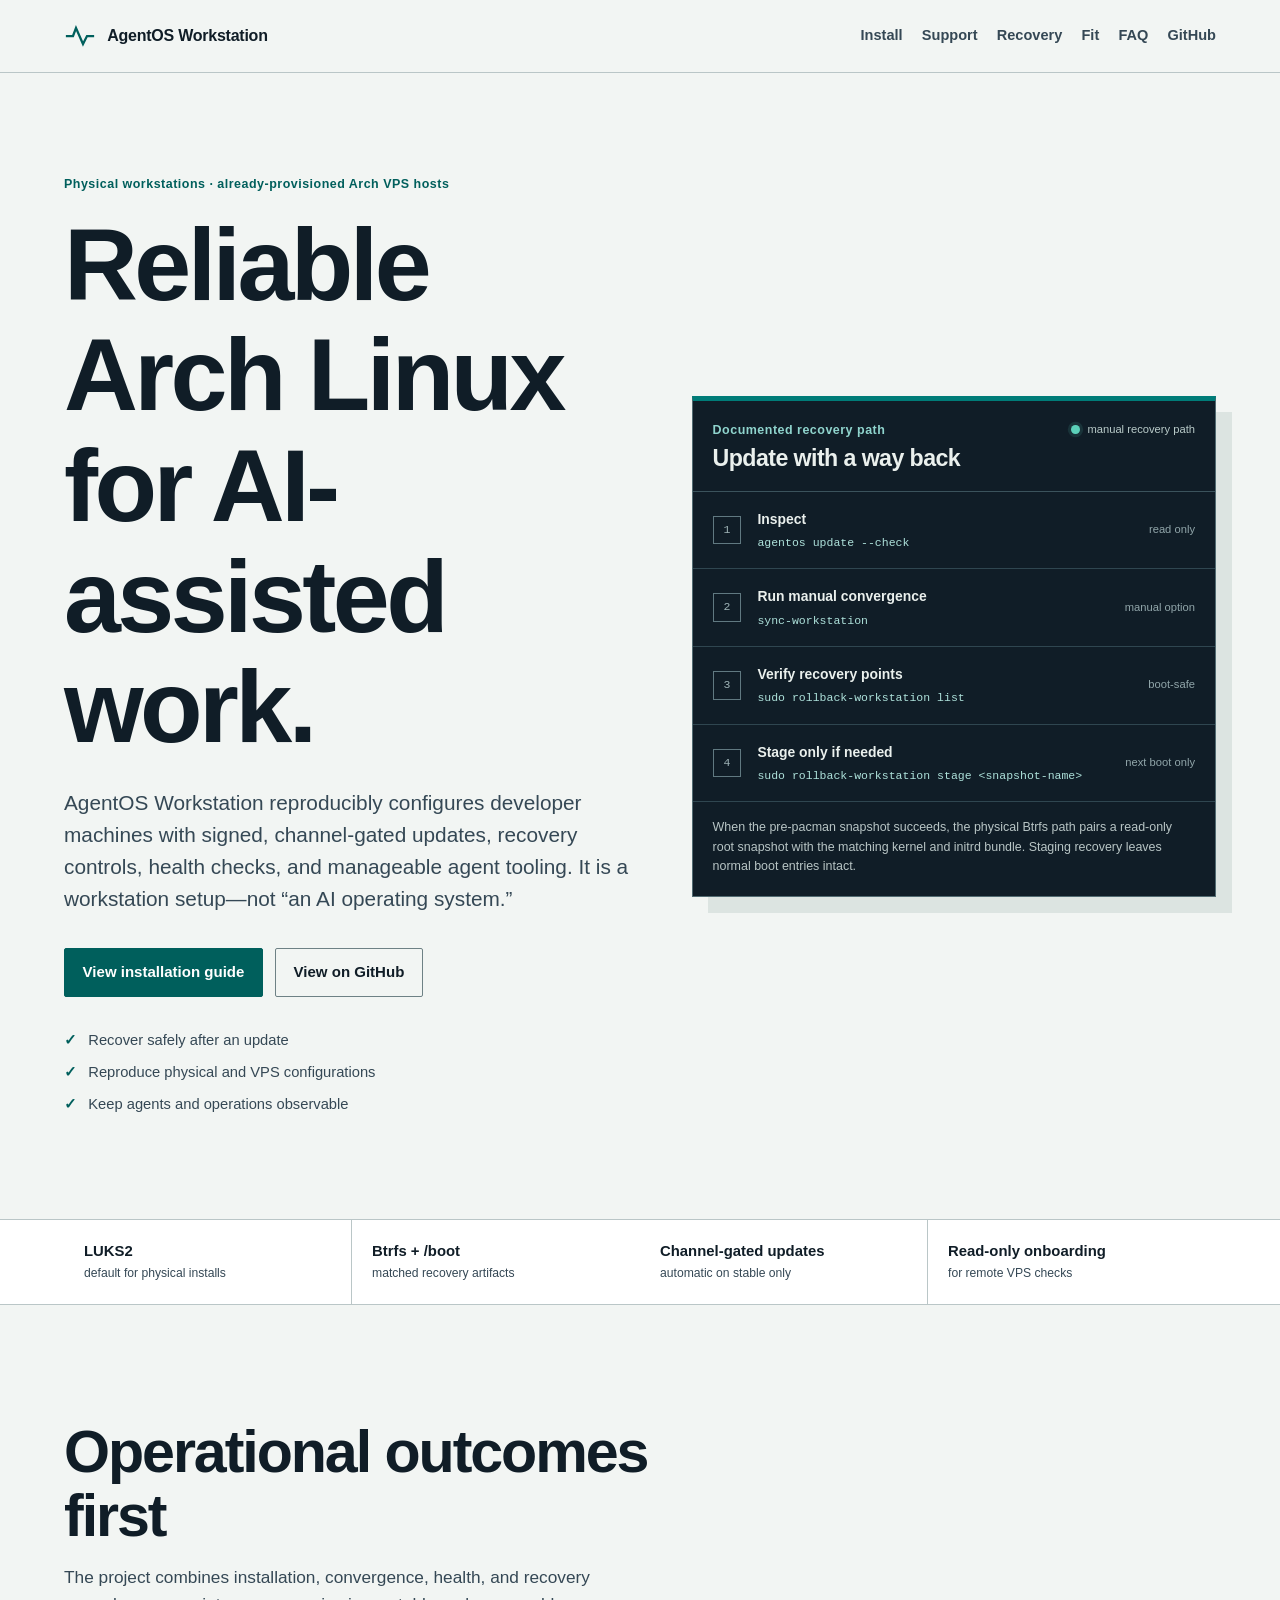
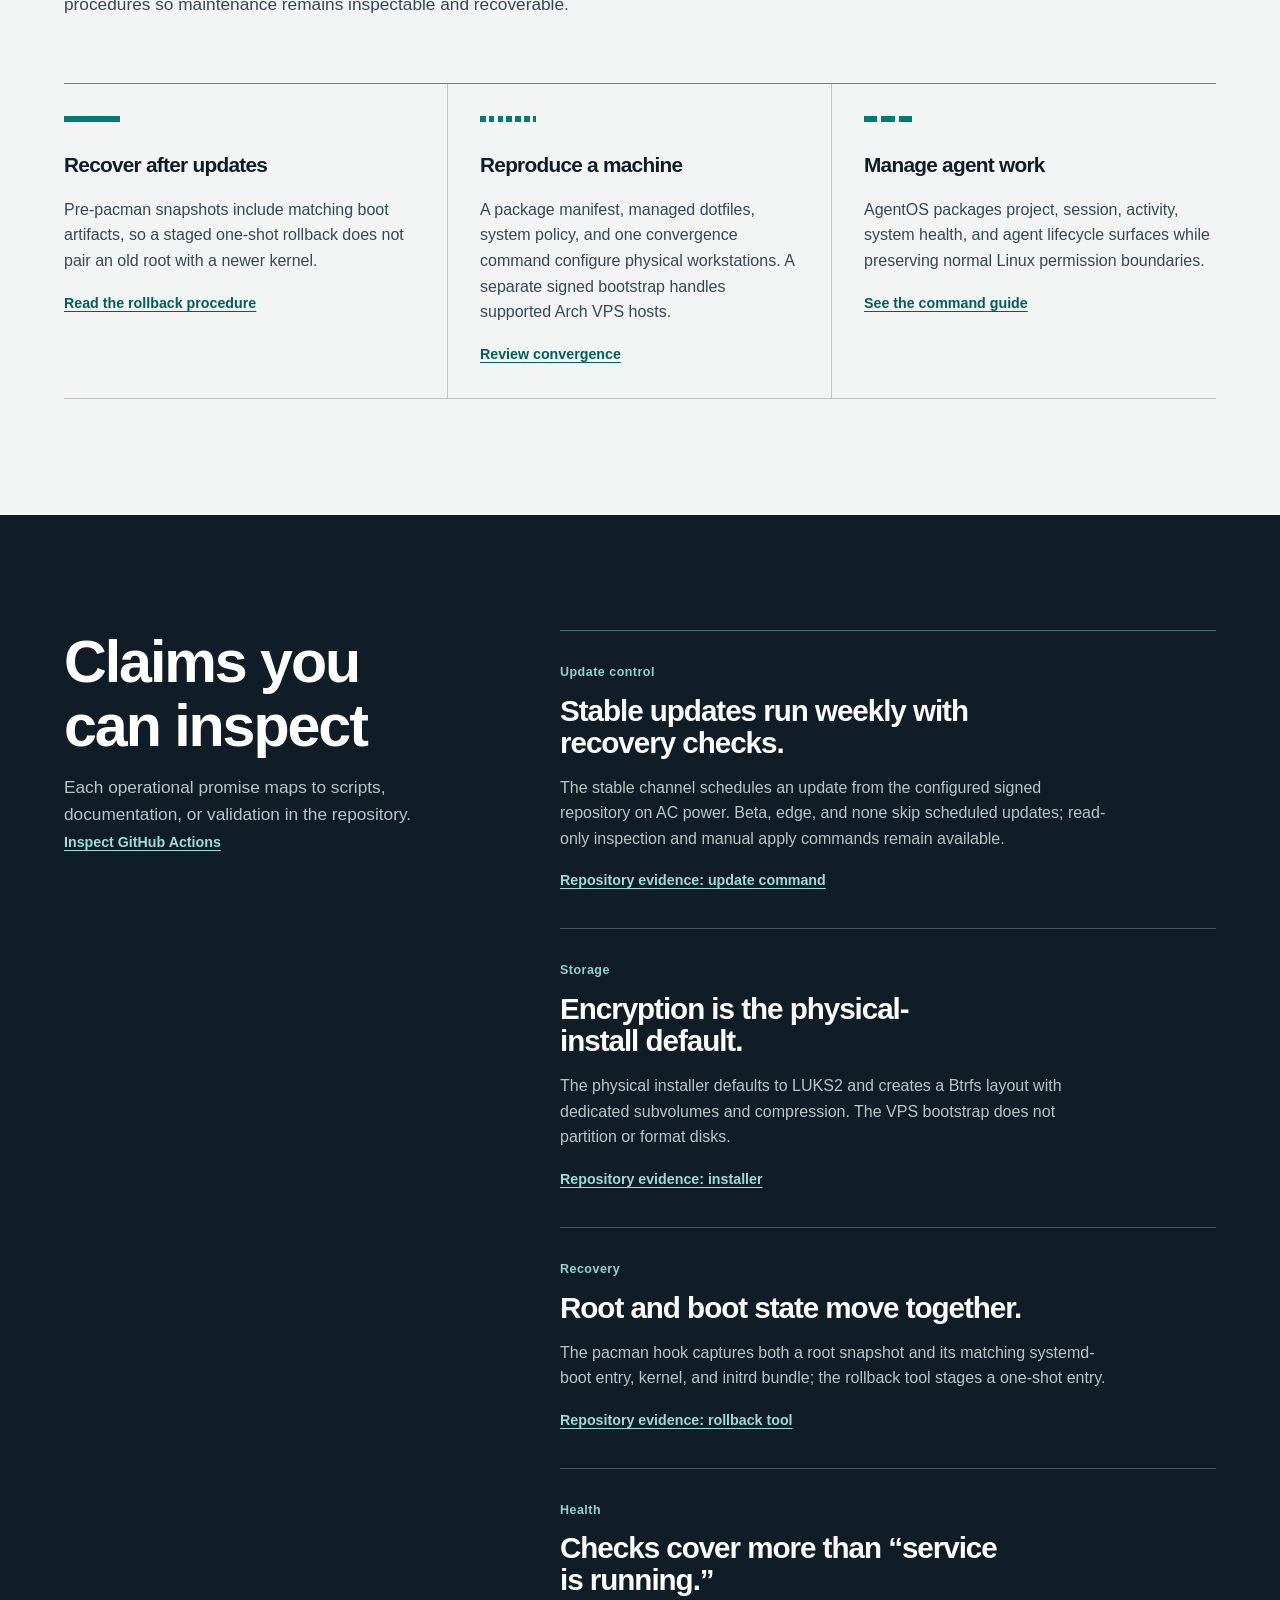
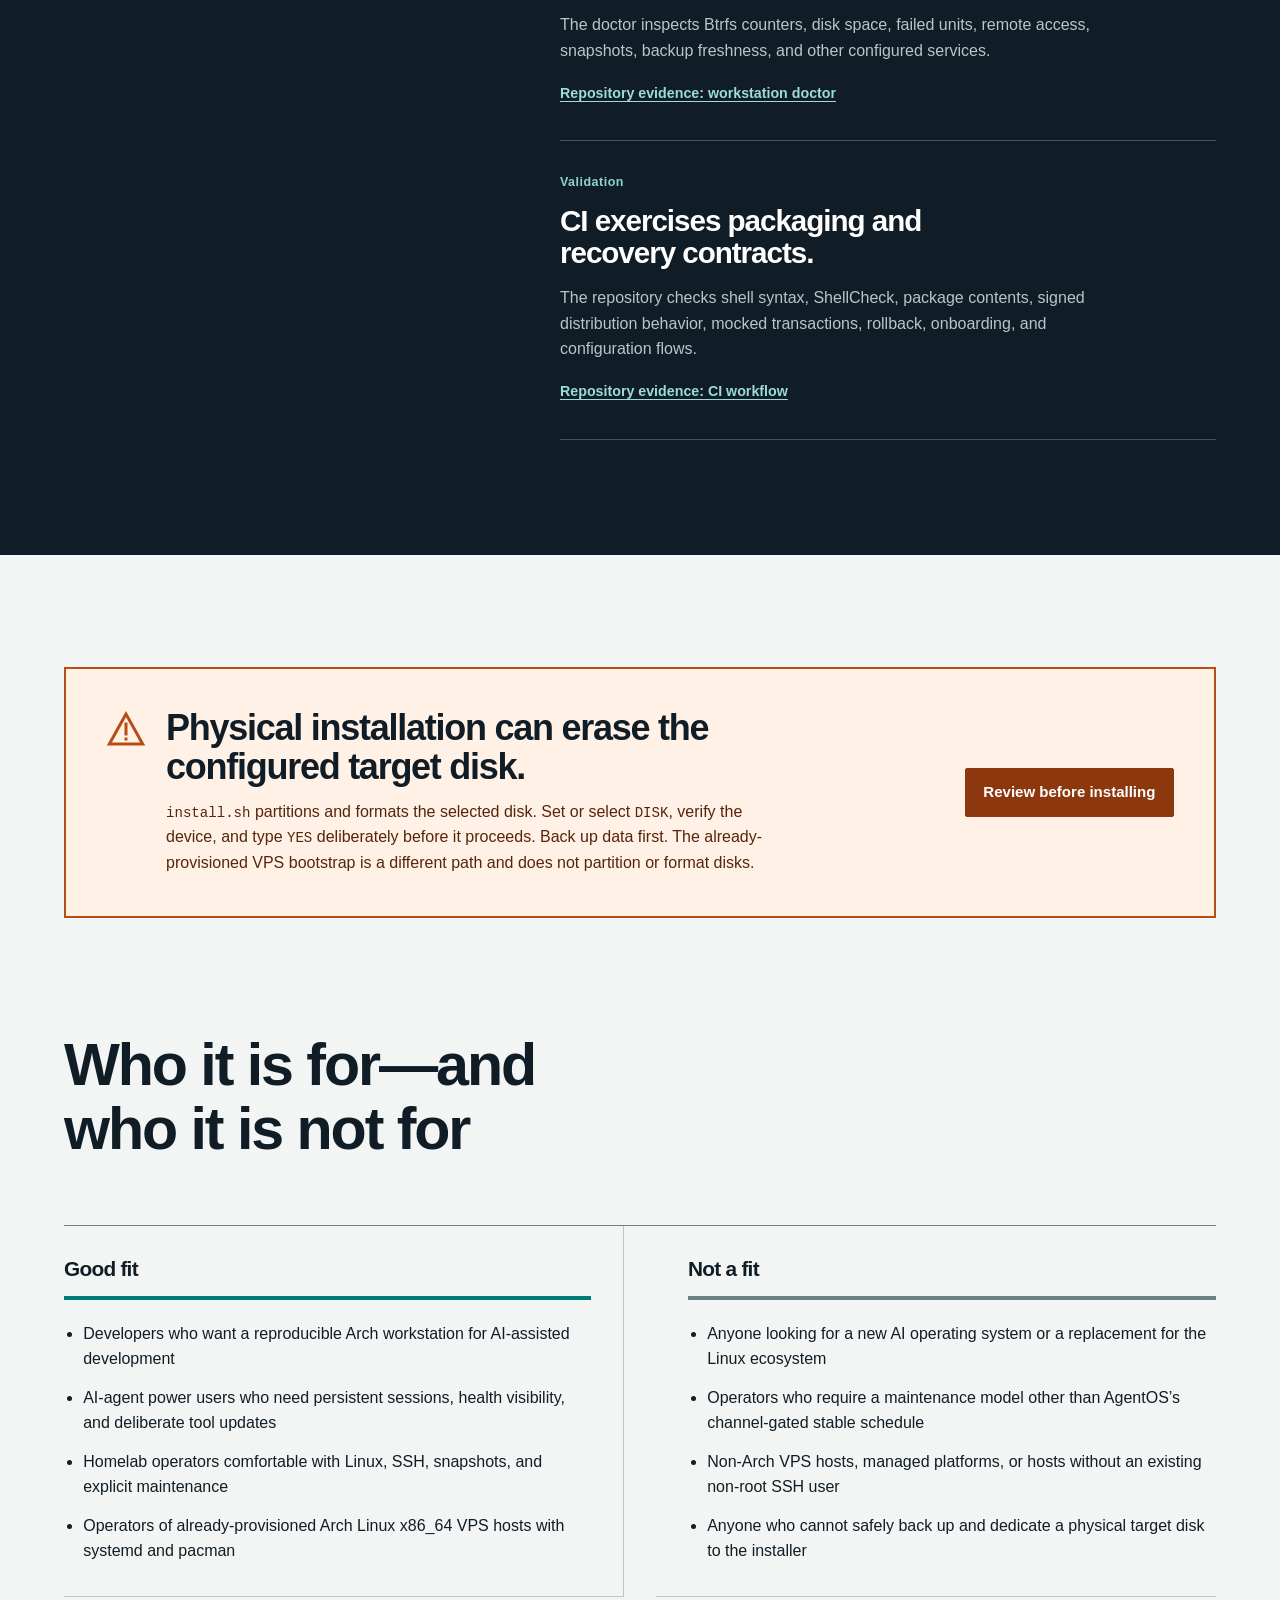
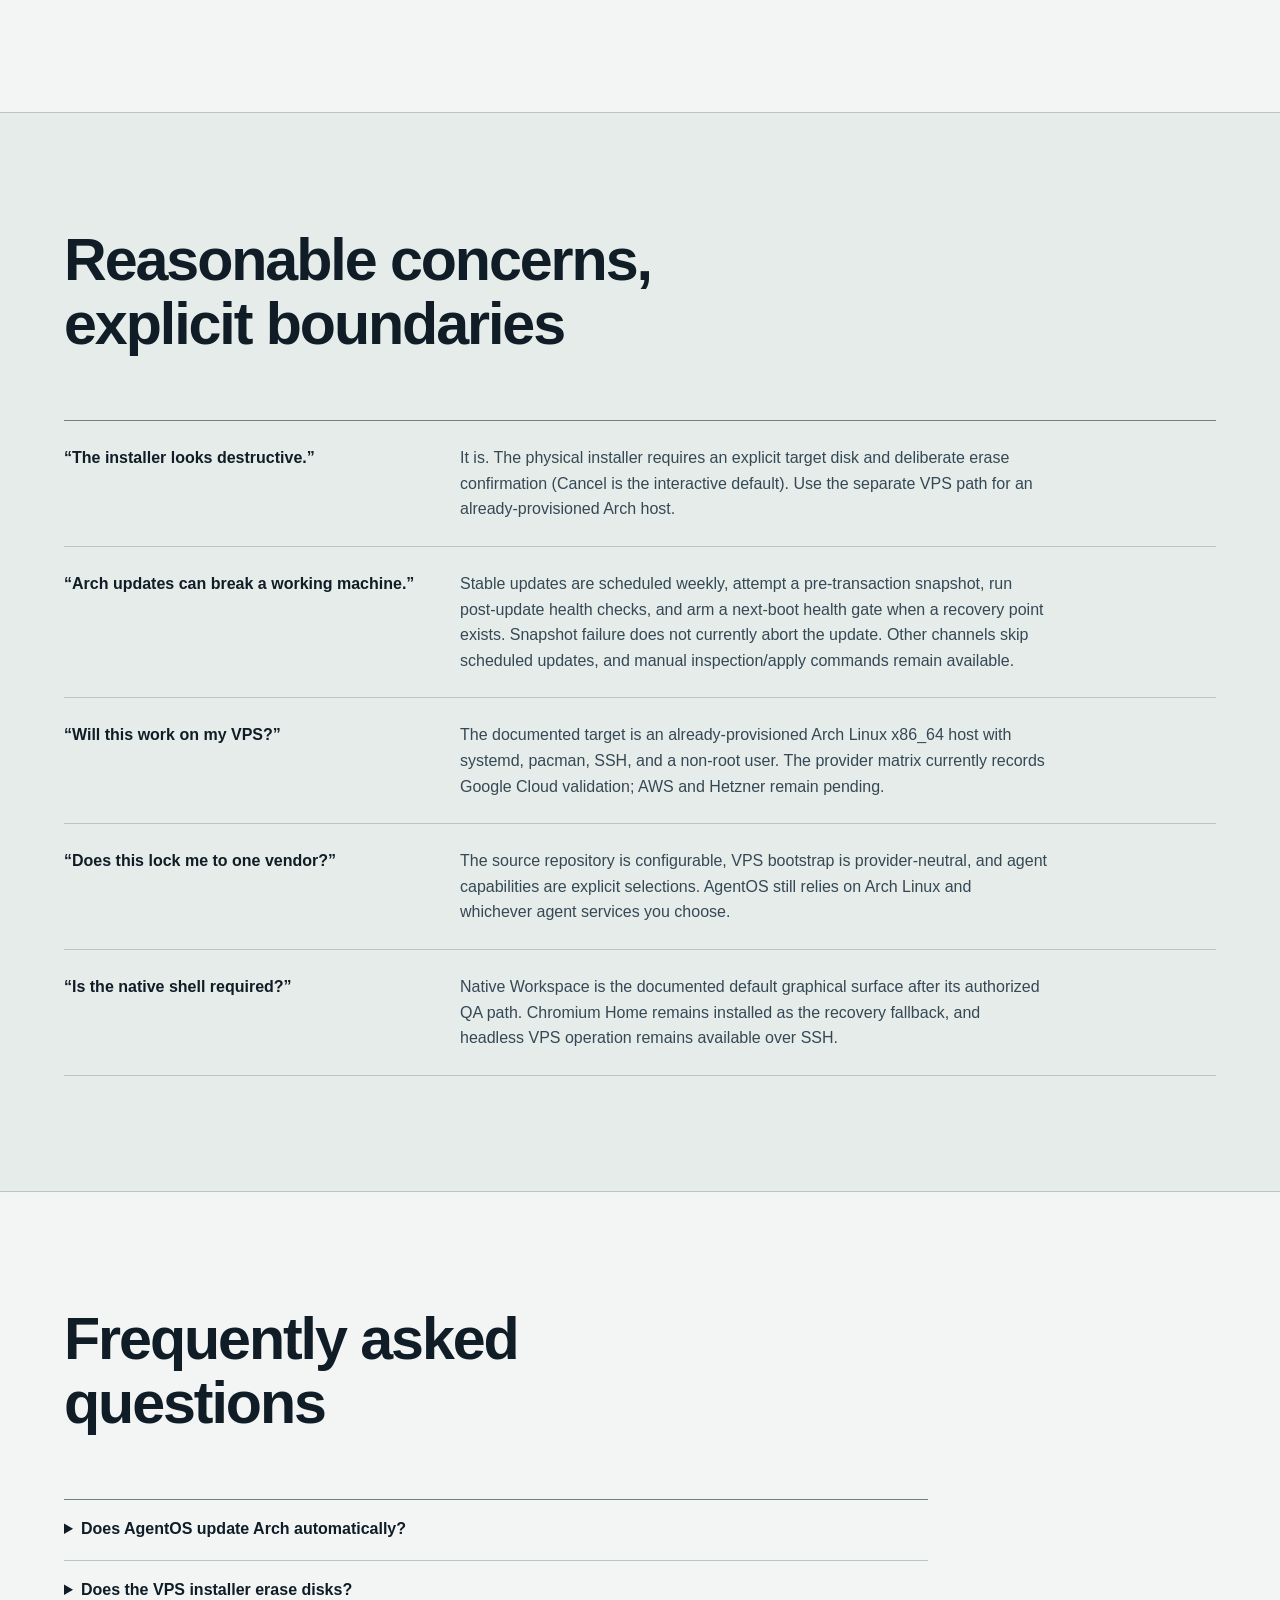
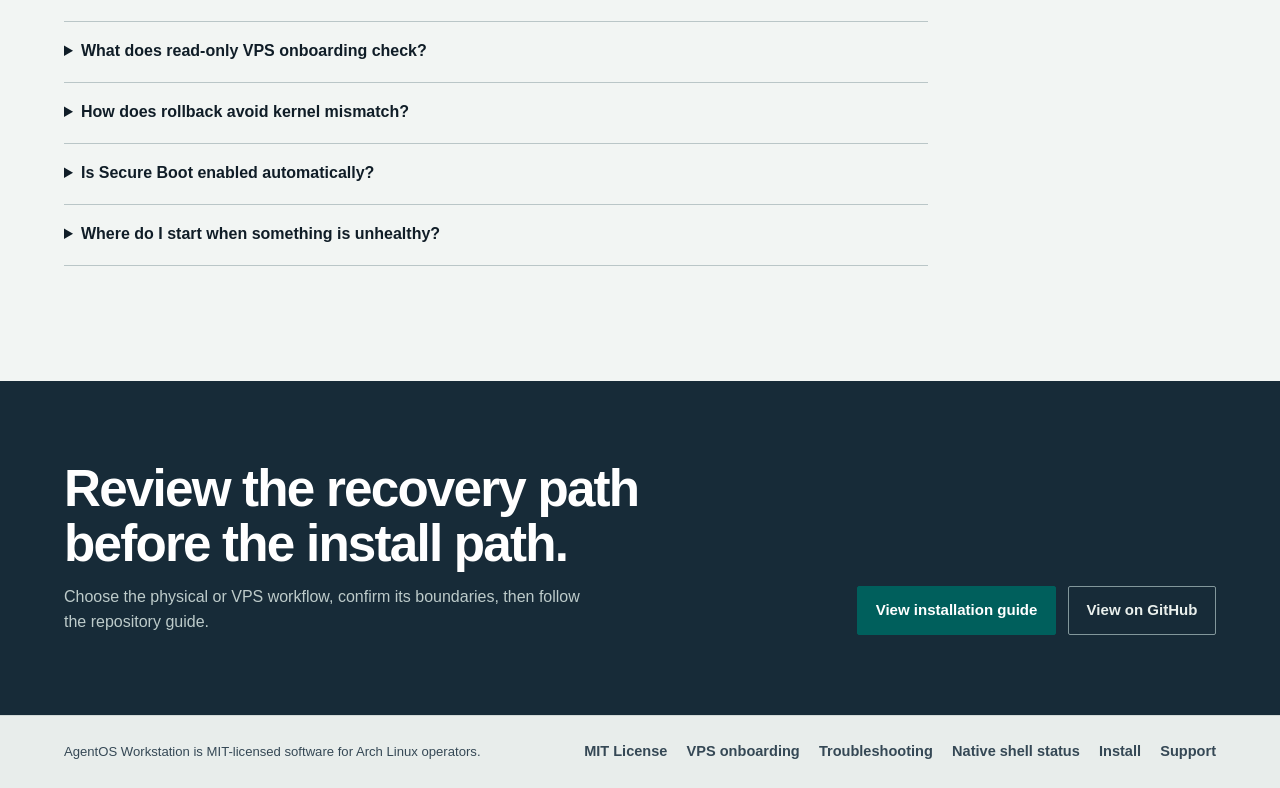
<file: site/index.html>
<!doctype html>
<html lang="en">
<head>
  <meta charset="utf-8">
  <meta name="viewport" content="width=device-width, initial-scale=1">
  <title>AgentOS Workstation | Arch Linux Setup &amp; Recovery</title>
  <meta name="description" content="Build and operate an Arch Linux workstation or VPS with encrypted storage, boot-safe Btrfs rollback, guarded updates, health checks, and agent tooling.">
  <meta name="theme-color" content="#101d27">
  <meta name="color-scheme" content="light">
  <meta name="referrer" content="strict-origin-when-cross-origin">
  <link rel="canonical" href="https://oleg-koval.github.io/agentos/">
  <link rel="icon" href="og-agentos.svg" type="image/svg+xml">
  <link rel="stylesheet" href="styles.css">
  <meta property="og:type" content="website">
  <meta property="og:site_name" content="AgentOS Workstation">
  <meta property="og:title" content="AgentOS Workstation | Arch Linux Setup &amp; Recovery">
  <meta property="og:description" content="A reproducible Arch Linux setup for reliable AI-assisted development and operations on physical machines and VPS hosts.">
  <meta property="og:url" content="https://oleg-koval.github.io/agentos/">
  <meta property="og:image" content="https://oleg-koval.github.io/agentos/og-agentos.png">
  <meta property="og:image:type" content="image/png">
  <meta property="og:image:width" content="1200">
  <meta property="og:image:height" content="630">
  <meta property="og:image:alt" content="AgentOS Workstation update and recovery workflow">
  <meta name="twitter:card" content="summary_large_image">
  <meta name="twitter:title" content="AgentOS Workstation | Arch Linux Setup &amp; Recovery">
  <meta name="twitter:description" content="Reproducible Arch workstations and VPS hosts with signed updates, recovery controls, and agent tooling.">
  <meta name="twitter:image" content="https://oleg-koval.github.io/agentos/og-agentos.png">
  <meta name="twitter:image:alt" content="AgentOS Workstation update and recovery workflow">
  <script type="application/ld+json">
  {
    "@context": "https://schema.org",
    "@type": "SoftwareApplication",
    "name": "AgentOS Workstation",
    "description": "A reproducible Arch Linux workstation and VPS setup for reliable AI-assisted development and operations.",
    "url": "https://oleg-koval.github.io/agentos/",
    "codeRepository": "https://github.com/oleg-koval/agentos",
    "applicationCategory": "DeveloperApplication",
    "operatingSystem": "Arch Linux",
    "license": "https://github.com/oleg-koval/agentos/blob/main/LICENSE"
  }
  </script>
</head>
<body>
  <a class="skip-link" href="#main">Skip to main content</a>
  <header class="site-header">
    <div class="shell header-inner">
      <a class="brand" href="/agentos-workstation/" aria-label="AgentOS Workstation home">
        <svg class="brand-mark" viewBox="0 0 32 32" aria-hidden="true">
          <path d="M3 16h6l3-8 7 16 4-8h6"/>
        </svg>
        <span>AgentOS Workstation</span>
      </a>
      <nav aria-label="Main navigation">
        <a href="install.html">Install</a>
        <a href="support.html">Support</a>
        <a href="#recovery">Recovery</a>
        <a href="#fit">Fit</a>
        <a href="#faq">FAQ</a>
        <a href="https://github.com/oleg-koval/agentos">GitHub</a>
      </nav>
    </div>
  </header>

  <main id="main">
    <section class="hero shell" aria-labelledby="hero-title">
      <div class="hero-copy">
        <p class="context-line">Physical workstations · already-provisioned Arch VPS hosts</p>
        <h1 id="hero-title">Reliable Arch Linux for AI-assisted work.</h1>
        <p class="hero-summary">AgentOS Workstation reproducibly configures developer machines with signed, channel-gated updates, recovery controls, health checks, and manageable agent tooling. It is a workstation setup—not “an AI operating system.”</p>
        <div class="hero-actions">
          <a class="button button-primary" href="install.html">View installation guide</a>
          <a class="button button-secondary" href="https://github.com/oleg-koval/agentos">View on GitHub</a>
        </div>
        <ul class="outcome-list" aria-label="Core outcomes">
          <li><span aria-hidden="true">✓</span> Recover safely after an update</li>
          <li><span aria-hidden="true">✓</span> Reproduce physical and VPS configurations</li>
          <li><span aria-hidden="true">✓</span> Keep agents and operations observable</li>
        </ul>
      </div>

      <figure class="workflow" id="recovery" aria-labelledby="workflow-title">
        <div class="workflow-head">
          <div>
            <p>Documented recovery path</p>
            <h2 id="workflow-title">Update with a way back</h2>
          </div>
          <span class="system-state"><i aria-hidden="true"></i> manual recovery path</span>
        </div>
        <ol class="workflow-steps">
          <li>
            <span class="step-number">1</span>
            <div><strong>Inspect</strong><code>agentos update --check</code></div>
            <span class="step-state">read only</span>
          </li>
          <li>
            <span class="step-number">2</span>
            <div><strong>Run manual convergence</strong><code>sync-workstation</code></div>
            <span class="step-state">manual option</span>
          </li>
          <li>
            <span class="step-number">3</span>
            <div><strong>Verify recovery points</strong><code>sudo rollback-workstation list</code></div>
            <span class="step-state">boot-safe</span>
          </li>
          <li>
            <span class="step-number">4</span>
            <div><strong>Stage only if needed</strong><code>sudo rollback-workstation stage &lt;snapshot-name&gt;</code></div>
            <span class="step-state">next boot only</span>
          </li>
        </ol>
        <figcaption>When the pre-pacman snapshot succeeds, the physical Btrfs path pairs a read-only root snapshot with the matching kernel and initrd bundle. Staging recovery leaves normal boot entries intact.</figcaption>
      </figure>
    </section>

    <section class="evidence-bar" aria-label="Repository-backed evidence">
      <div class="shell evidence-grid">
        <p><strong>LUKS2</strong><span>default for physical installs</span></p>
        <p><strong>Btrfs + /boot</strong><span>matched recovery artifacts</span></p>
        <p><strong>Channel-gated updates</strong><span>automatic on stable only</span></p>
        <p><strong>Read-only onboarding</strong><span>for remote VPS checks</span></p>
      </div>
    </section>

    <section class="section shell" aria-labelledby="outcomes-title">
      <div class="section-heading">
        <h2 id="outcomes-title">Operational outcomes first</h2>
        <p>The project combines installation, convergence, health, and recovery procedures so maintenance remains inspectable and recoverable.</p>
      </div>
      <div class="outcome-grid">
        <article>
          <span class="signal signal-recovery" aria-hidden="true"></span>
          <h3>Recover after updates</h3>
          <p>Pre-pacman snapshots include matching boot artifacts, so a staged one-shot rollback does not pair an old root with a newer kernel.</p>
          <a href="https://github.com/oleg-koval/agentos#btrfs-snapshots-and-boot-consistent-rollback">Read the rollback procedure</a>
        </article>
        <article>
          <span class="signal signal-config" aria-hidden="true"></span>
          <h3>Reproduce a machine</h3>
          <p>A package manifest, managed dotfiles, system policy, and one convergence command configure physical workstations. A separate signed bootstrap handles supported Arch VPS hosts.</p>
          <a href="https://github.com/oleg-koval/agentos#ongoing-convergence">Review convergence</a>
        </article>
        <article>
          <span class="signal signal-agents" aria-hidden="true"></span>
          <h3>Manage agent work</h3>
          <p>AgentOS packages project, session, activity, system health, and agent lifecycle surfaces while preserving normal Linux permission boundaries.</p>
          <a href="https://github.com/oleg-koval/agentos/blob/main/docs/help.md">See the command guide</a>
        </article>
      </div>
    </section>

    <section class="section proof-section" aria-labelledby="proof-title">
      <div class="shell proof-layout">
        <div class="section-heading sticky-heading">
          <h2 id="proof-title">Claims you can inspect</h2>
          <p>Each operational promise maps to scripts, documentation, or validation in the repository.</p>
          <a class="text-link" href="https://github.com/oleg-koval/agentos/actions">Inspect GitHub Actions</a>
        </div>
        <div class="proof-list">
          <article>
            <p class="proof-index">Update control</p>
            <h3>Stable updates run weekly with recovery checks.</h3>
            <p>The stable channel schedules an update from the configured signed repository on AC power. Beta, edge, and none skip scheduled updates; read-only inspection and manual apply commands remain available.</p>
            <a href="https://github.com/oleg-koval/agentos/blob/main/core/cmd/agentos-ops/main.go">Repository evidence: update command</a>
          </article>
          <article>
            <p class="proof-index">Storage</p>
            <h3>Encryption is the physical-install default.</h3>
            <p>The physical installer defaults to LUKS2 and creates a Btrfs layout with dedicated subvolumes and compression. The VPS bootstrap does not partition or format disks.</p>
            <a href="https://github.com/oleg-koval/agentos/blob/main/install.sh">Repository evidence: installer</a>
          </article>
          <article>
            <p class="proof-index">Recovery</p>
            <h3>Root and boot state move together.</h3>
            <p>The pacman hook captures both a root snapshot and its matching systemd-boot entry, kernel, and initrd bundle; the rollback tool stages a one-shot entry.</p>
            <a href="https://github.com/oleg-koval/agentos/blob/main/rollback-workstation.sh">Repository evidence: rollback tool</a>
          </article>
          <article>
            <p class="proof-index">Health</p>
            <h3>Checks cover more than “service is running.”</h3>
            <p>The doctor inspects Btrfs counters, disk space, failed units, remote access, snapshots, backup freshness, and other configured services.</p>
            <a href="https://github.com/oleg-koval/agentos/blob/main/workstation-doctor.sh">Repository evidence: workstation doctor</a>
          </article>
          <article>
            <p class="proof-index">Validation</p>
            <h3>CI exercises packaging and recovery contracts.</h3>
            <p>The repository checks shell syntax, ShellCheck, package contents, signed distribution behavior, mocked transactions, rollback, onboarding, and configuration flows.</p>
            <a href="https://github.com/oleg-koval/agentos/blob/main/.github/workflows/ci.yml">Repository evidence: CI workflow</a>
          </article>
        </div>
      </div>
    </section>

    <aside class="install-warning shell" aria-labelledby="warning-title">
      <svg viewBox="0 0 24 24" aria-hidden="true"><path d="M12 3 2 21h20L12 3Zm0 6v6m0 3v.01"/></svg>
      <div>
        <h2 id="warning-title">Physical installation can erase the configured target disk.</h2>
        <p><code>install.sh</code> partitions and formats the selected disk. Set or select <code>DISK</code>, verify the device, and type <code>YES</code> deliberately before it proceeds. Back up data first. The already-provisioned VPS bootstrap is a different path and does not partition or format disks.</p>
      </div>
      <a class="button button-warning" href="https://github.com/oleg-koval/agentos#fresh-install">Review before installing</a>
    </aside>

    <section class="section shell" id="fit" aria-labelledby="fit-title">
      <div class="section-heading">
        <h2 id="fit-title">Who it is for—and who it is not for</h2>
      </div>
      <div class="fit-grid">
        <article class="fit-yes">
          <h3>Good fit</h3>
          <ul>
            <li>Developers who want a reproducible Arch workstation for AI-assisted development</li>
            <li>AI-agent power users who need persistent sessions, health visibility, and deliberate tool updates</li>
            <li>Homelab operators comfortable with Linux, SSH, snapshots, and explicit maintenance</li>
            <li>Operators of already-provisioned Arch Linux x86_64 VPS hosts with systemd and pacman</li>
          </ul>
        </article>
        <article class="fit-no">
          <h3>Not a fit</h3>
          <ul>
            <li>Anyone looking for a new AI operating system or a replacement for the Linux ecosystem</li>
            <li>Operators who require a maintenance model other than AgentOS’s channel-gated stable schedule</li>
            <li>Non-Arch VPS hosts, managed platforms, or hosts without an existing non-root SSH user</li>
            <li>Anyone who cannot safely back up and dedicate a physical target disk to the installer</li>
          </ul>
        </article>
      </div>
    </section>

    <section class="section concerns-section" aria-labelledby="concerns-title">
      <div class="shell">
        <div class="section-heading">
          <h2 id="concerns-title">Reasonable concerns, explicit boundaries</h2>
        </div>
        <dl class="concern-list">
          <div>
            <dt>“The installer looks destructive.”</dt>
            <dd>It is. The physical installer requires an explicit target disk and deliberate erase confirmation (Cancel is the interactive default). Use the separate VPS path for an already-provisioned Arch host.</dd>
          </div>
          <div>
            <dt>“Arch updates can break a working machine.”</dt>
            <dd>Stable updates are scheduled weekly, attempt a pre-transaction snapshot, run post-update health checks, and arm a next-boot health gate when a recovery point exists. Snapshot failure does not currently abort the update. Other channels skip scheduled updates, and manual inspection/apply commands remain available.</dd>
          </div>
          <div>
            <dt>“Will this work on my VPS?”</dt>
            <dd>The documented target is an already-provisioned Arch Linux x86_64 host with systemd, pacman, SSH, and a non-root user. The provider matrix currently records Google Cloud validation; AWS and Hetzner remain pending.</dd>
          </div>
          <div>
            <dt>“Does this lock me to one vendor?”</dt>
            <dd>The source repository is configurable, VPS bootstrap is provider-neutral, and agent capabilities are explicit selections. AgentOS still relies on Arch Linux and whichever agent services you choose.</dd>
          </div>
          <div>
            <dt>“Is the native shell required?”</dt>
            <dd>Native Workspace is the documented default graphical surface after its authorized QA path. Chromium Home remains installed as the recovery fallback, and headless VPS operation remains available over SSH.</dd>
          </div>
        </dl>
      </div>
    </section>

    <section class="section shell" id="faq" aria-labelledby="faq-title">
      <div class="section-heading">
        <h2 id="faq-title">Frequently asked questions</h2>
      </div>
      <div class="faq-list">
        <details>
          <summary>Does AgentOS update Arch automatically?</summary>
          <p>The stable channel schedules a weekly update on AC power. Beta, edge, and none skip scheduled updates. Use <code>agentos update --check</code> to inspect and <code>agentos update --apply</code> for a manual run.</p>
        </details>
        <details>
          <summary>Does the VPS installer erase disks?</summary>
          <p>No. The VPS bootstrap expects an already-provisioned Arch host. It does not install an operating system, partition or format disks, change the firewall, alter <code>sshd</code>, or reboot the host.</p>
        </details>
        <details>
          <summary>What does read-only VPS onboarding check?</summary>
          <p>It checks SSH, signed-repository state, installed AgentOS packages, the localhost API, and the graphical Home service when a Wayland session exists. It does not repair packages, restart services, or change access policy.</p>
        </details>
        <details>
          <summary>How does rollback avoid kernel mismatch?</summary>
          <p>The pre-pacman process stores the Btrfs root snapshot together with matching systemd-boot, kernel, and initrd files. A staged rollback uses dedicated recovery files for the next boot only.</p>
        </details>
        <details>
          <summary>Is Secure Boot enabled automatically?</summary>
          <p>No. The repository lists Secure Boot with signed boot artifacts as remaining hardening. It is intentionally not auto-enabled because key enrollment changes firmware trust state.</p>
        </details>
        <details>
          <summary>Where do I start when something is unhealthy?</summary>
          <p>Start with <code>agentos health</code>, <code>agentos state</code>, and <code>agentos repository status</code>. The troubleshooting guide keeps inspection separate from repair.</p>
        </details>
      </div>
    </section>

    <section class="final-cta">
      <div class="shell final-cta-inner">
        <div>
          <h2>Review the recovery path before the install path.</h2>
          <p>Choose the physical or VPS workflow, confirm its boundaries, then follow the repository guide.</p>
        </div>
        <div class="hero-actions">
          <a class="button button-primary" href="install.html">View installation guide</a>
          <a class="button button-secondary-dark" href="https://github.com/oleg-koval/agentos">View on GitHub</a>
        </div>
      </div>
    </section>
  </main>

  <footer class="site-footer">
    <div class="shell footer-inner">
      <p>AgentOS Workstation is MIT-licensed software for Arch Linux operators.</p>
      <nav aria-label="Footer navigation">
        <a href="https://github.com/oleg-koval/agentos/blob/main/LICENSE">MIT License</a>
        <a href="https://github.com/oleg-koval/agentos/blob/main/docs/vps-onboarding.md">VPS onboarding</a>
        <a href="https://github.com/oleg-koval/agentos/blob/main/docs/troubleshooting.md">Troubleshooting</a>
        <a href="https://github.com/oleg-koval/agentos/blob/main/docs/native-shell-qa-status.md">Native shell status</a>
        <a href="install.html">Install</a>
        <a href="support.html">Support</a>
      </nav>
    </div>
  </footer>
</body>
</html>
</file>
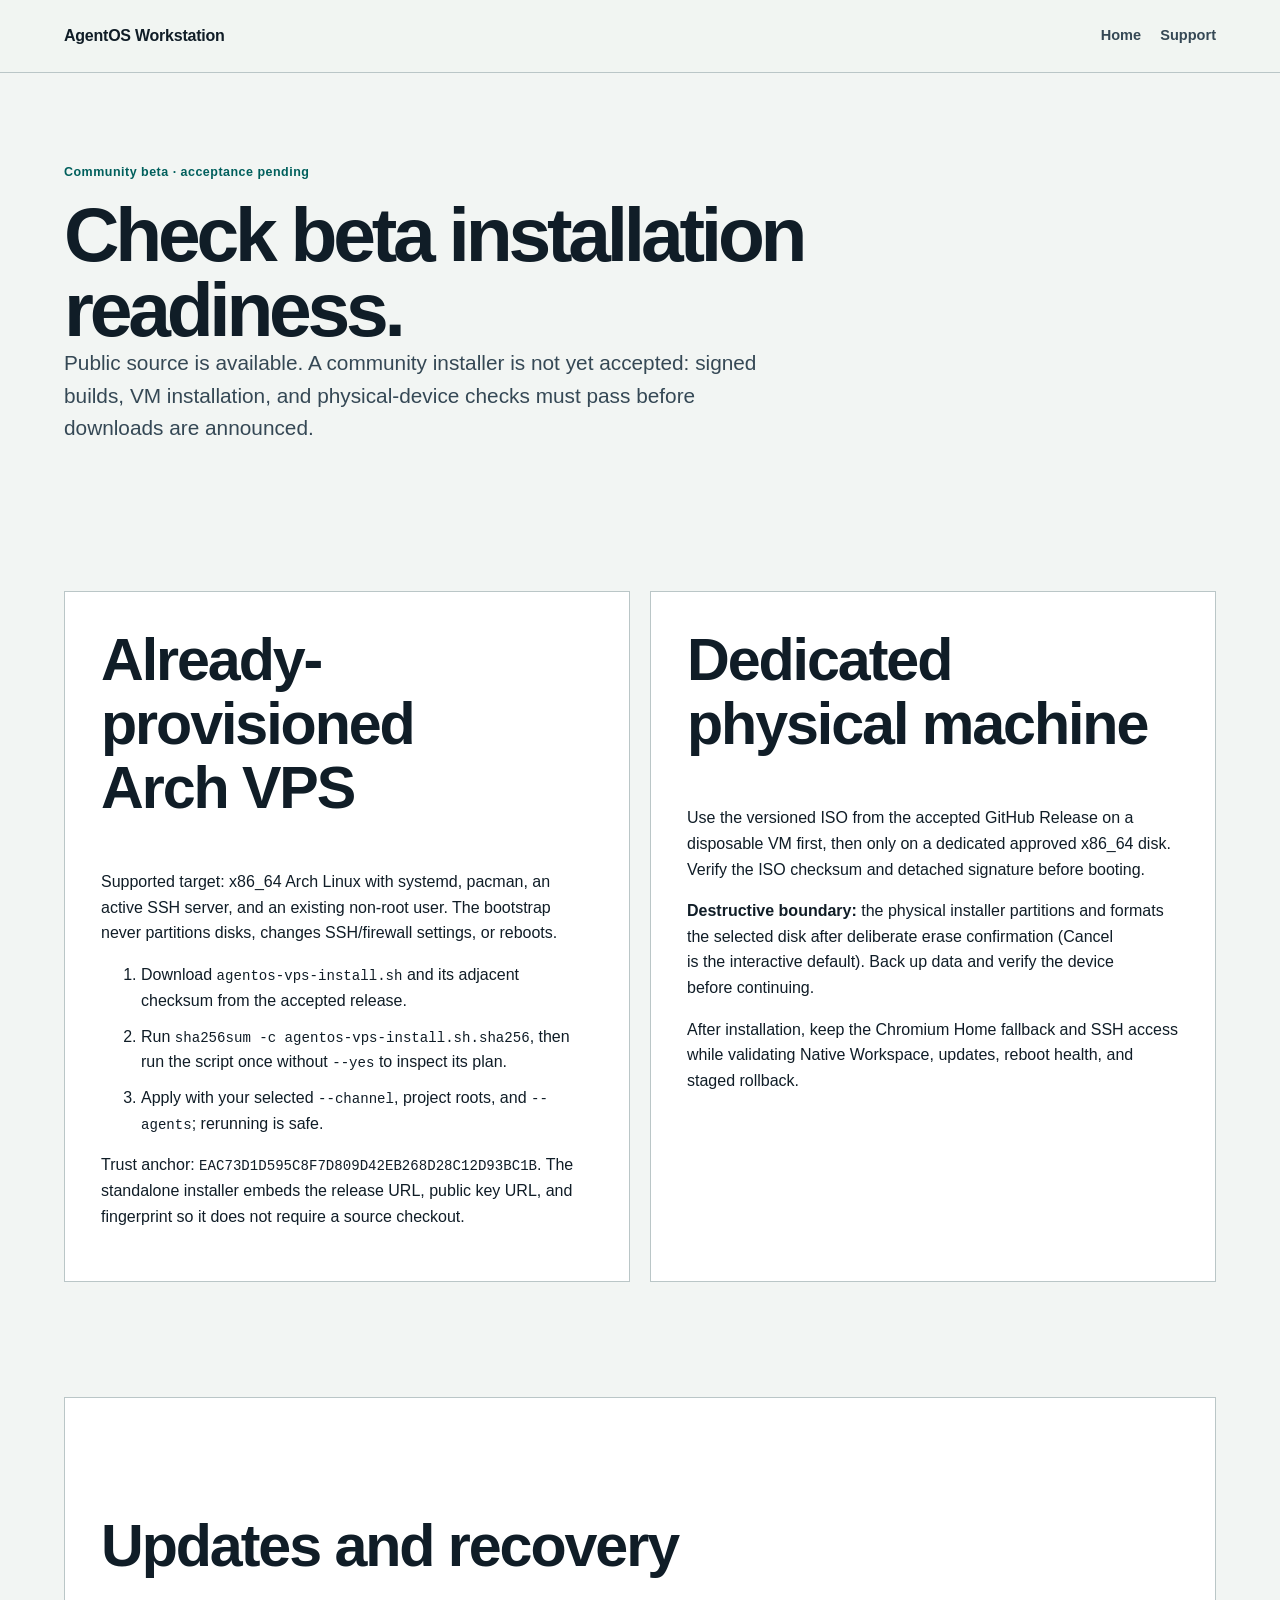
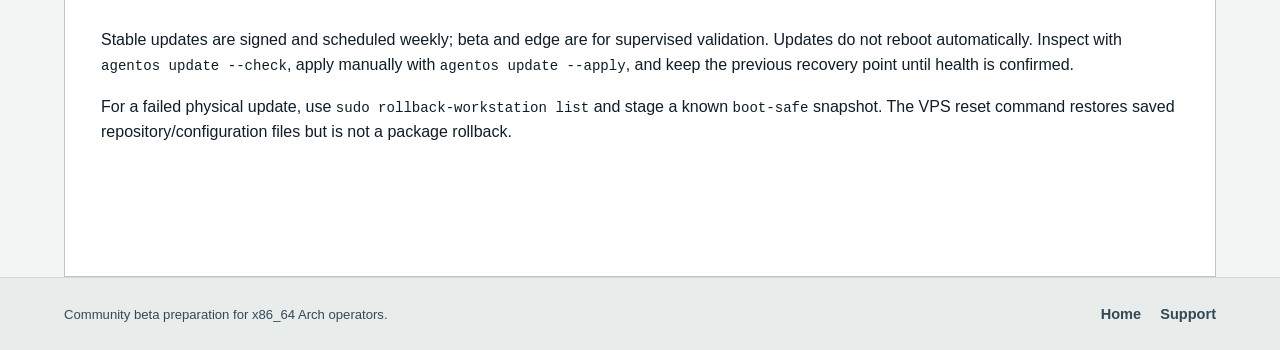
<file: site/install.html>
<!doctype html>
<html lang="en">
<head>
  <meta charset="utf-8">
  <meta name="viewport" content="width=device-width, initial-scale=1">
  <title>Install AgentOS | Community Beta Preparation</title>
  <meta name="description" content="Track AgentOS community beta installation readiness for x86_64 Arch workstations.">
  <link rel="stylesheet" href="styles.css">
</head>
<body>
  <a class="skip-link" href="#main">Skip to main content</a>
  <header class="site-header"><div class="shell header-inner">
    <a class="brand" href="index.html"><span>AgentOS Workstation</span></a>
    <nav aria-label="Main navigation"><a href="index.html">Home</a><a href="support.html">Support</a></nav>
  </div></header>
  <main id="main">
    <section class="page-hero shell">
      <p class="context-line">Community beta · acceptance pending</p>
      <h1>Check beta installation readiness.</h1>
      <p class="hero-summary">Public source is available. A community installer is not yet accepted: signed builds, VM installation, and physical-device checks must pass before downloads are announced.</p>
    </section>
    <section class="section shell guide-grid" aria-labelledby="vps-title">
      <article class="guide-card">
        <h2 id="vps-title">Already-provisioned Arch VPS</h2>
        <p>Supported target: x86_64 Arch Linux with systemd, pacman, an active SSH server, and an existing non-root user. The bootstrap never partitions disks, changes SSH/firewall settings, or reboots.</p>
        <ol>
          <li>Download <code>agentos-vps-install.sh</code> and its adjacent checksum from the accepted release.</li>
          <li>Run <code>sha256sum -c agentos-vps-install.sh.sha256</code>, then run the script once without <code>--yes</code> to inspect its plan.</li>
          <li>Apply with your selected <code>--channel</code>, project roots, and <code>--agents</code>; rerunning is safe.</li>
        </ol>
        <p>Trust anchor: <code>EAC73D1D595C8F7D809D42EB268D28C12D93BC1B</code>. The standalone installer embeds the release URL, public key URL, and fingerprint so it does not require a source checkout.</p>
      </article>
      <article class="guide-card">
        <h2>Dedicated physical machine</h2>
        <p>Use the versioned ISO from the accepted GitHub Release on a disposable VM first, then only on a dedicated approved x86_64 disk. Verify the ISO checksum and detached signature before booting.</p>
        <p><strong>Destructive boundary:</strong> the physical installer partitions and formats the selected disk after deliberate erase confirmation (Cancel is the interactive default). Back up data and verify the device before continuing.</p>
        <p>After installation, keep the Chromium Home fallback and SSH access while validating Native Workspace, updates, reboot health, and staged rollback.</p>
      </article>
    </section>
    <section class="section shell guide-card" aria-labelledby="updates-title">
      <h2 id="updates-title">Updates and recovery</h2>
      <p>Stable updates are signed and scheduled weekly; beta and edge are for supervised validation. Updates do not reboot automatically. Inspect with <code>agentos update --check</code>, apply manually with <code>agentos update --apply</code>, and keep the previous recovery point until health is confirmed.</p>
      <p>For a failed physical update, use <code>sudo rollback-workstation list</code> and stage a known <code>boot-safe</code> snapshot. The VPS reset command restores saved repository/configuration files but is not a package rollback.</p>
    </section>
  </main>
  <footer class="site-footer"><div class="shell footer-inner"><p>Community beta preparation for x86_64 Arch operators.</p><nav aria-label="Footer navigation"><a href="index.html">Home</a><a href="support.html">Support</a></nav></div></footer>
</body>
</html>
</file>
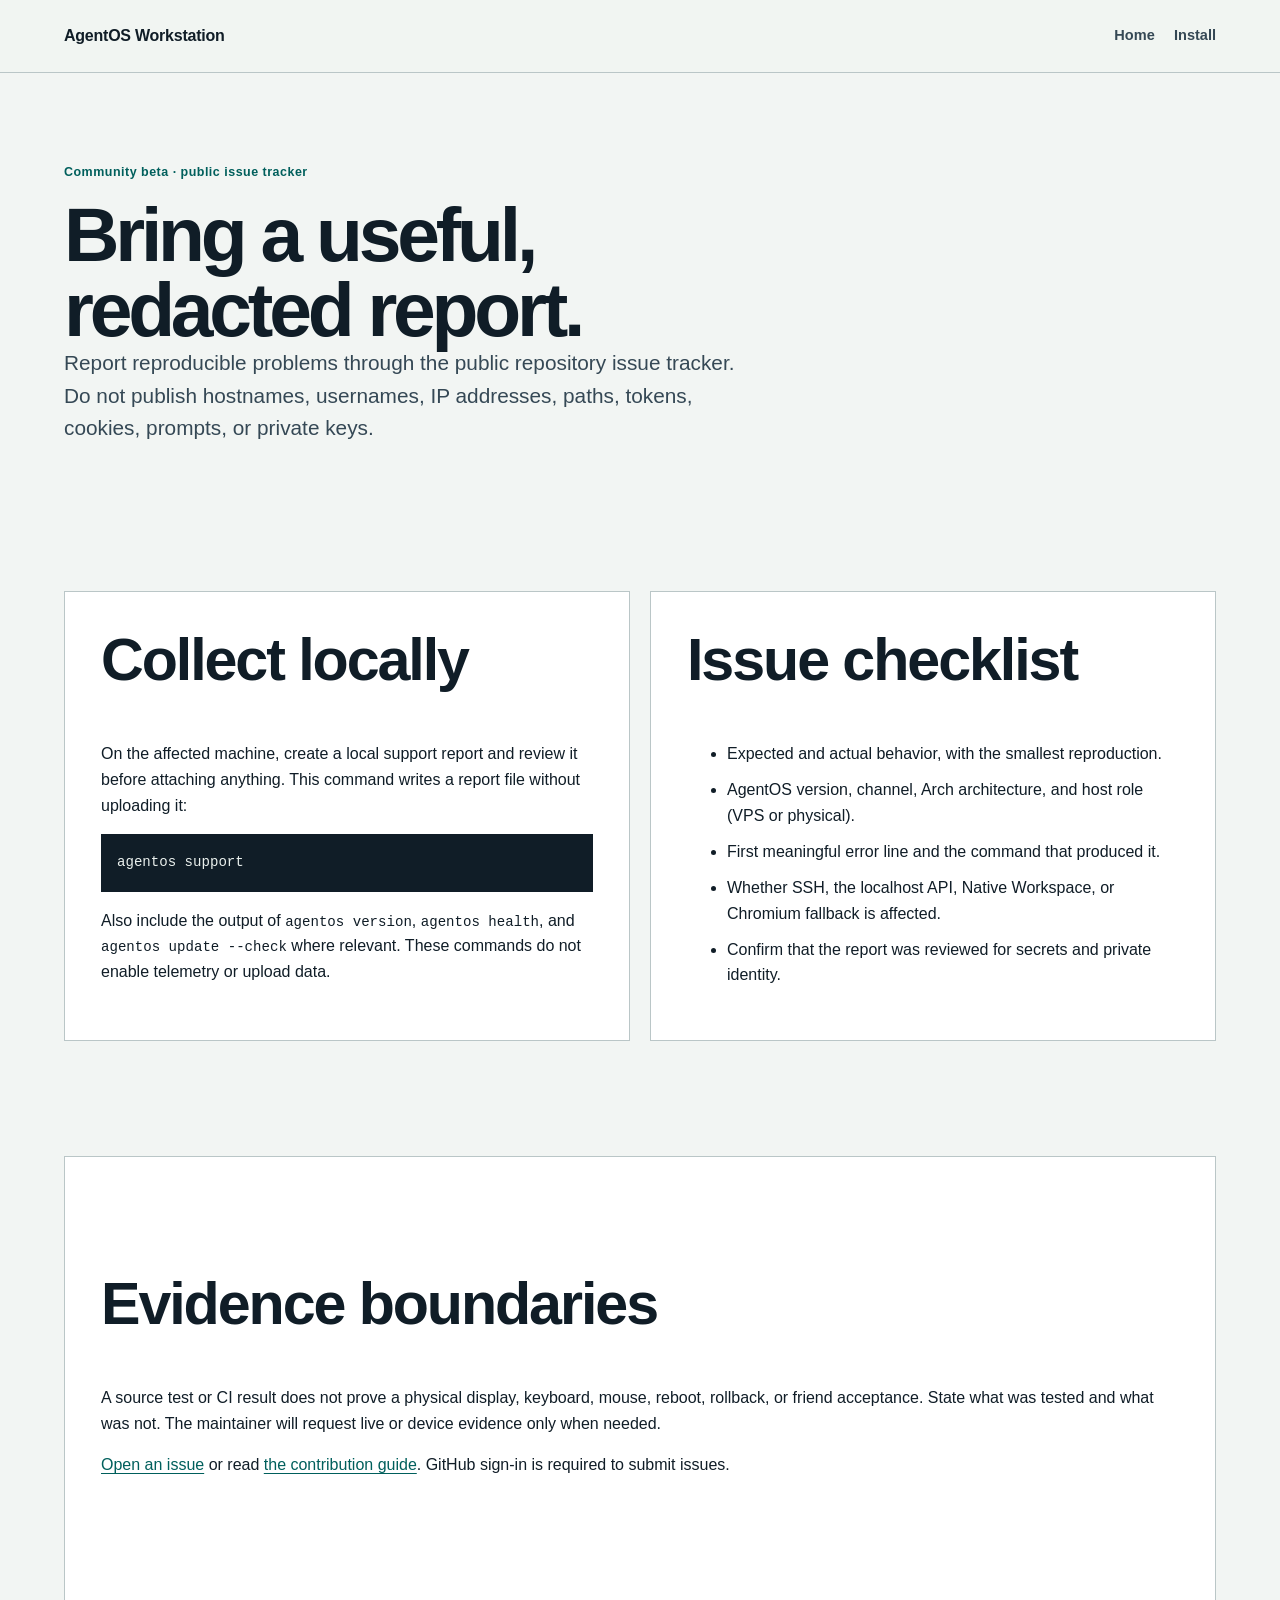
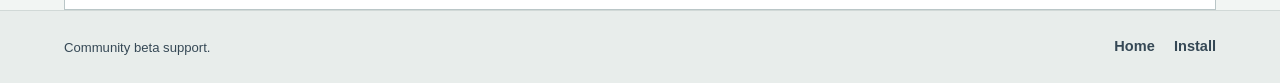
<file: site/support.html>
<!doctype html>
<html lang="en">
<head>
  <meta charset="utf-8">
  <meta name="viewport" content="width=device-width, initial-scale=1">
  <title>AgentOS Support | Community Beta</title>
  <meta name="description" content="Collect a redacted AgentOS support report and file a reproducible community-beta issue.">
  <link rel="stylesheet" href="styles.css">
</head>
<body>
  <a class="skip-link" href="#main">Skip to main content</a>
  <header class="site-header"><div class="shell header-inner">
    <a class="brand" href="index.html"><span>AgentOS Workstation</span></a>
    <nav aria-label="Main navigation"><a href="index.html">Home</a><a href="install.html">Install</a></nav>
  </div></header>
  <main id="main">
    <section class="page-hero shell">
      <p class="context-line">Community beta · public issue tracker</p>
      <h1>Bring a useful, redacted report.</h1>
      <p class="hero-summary">Report reproducible problems through the public repository issue tracker. Do not publish hostnames, usernames, IP addresses, paths, tokens, cookies, prompts, or private keys.</p>
    </section>
    <section class="section shell guide-grid" aria-labelledby="collect-title">
      <article class="guide-card">
        <h2 id="collect-title">Collect locally</h2>
        <p>On the affected machine, create a local support report and review it before attaching anything. This command writes a report file without uploading it:</p>
        <pre><code>agentos support</code></pre>
        <p>Also include the output of <code>agentos version</code>, <code>agentos health</code>, and <code>agentos update --check</code> where relevant. These commands do not enable telemetry or upload data.</p>
      </article>
      <article class="guide-card">
        <h2>Issue checklist</h2>
        <ul>
          <li>Expected and actual behavior, with the smallest reproduction.</li>
          <li>AgentOS version, channel, Arch architecture, and host role (VPS or physical).</li>
          <li>First meaningful error line and the command that produced it.</li>
          <li>Whether SSH, the localhost API, Native Workspace, or Chromium fallback is affected.</li>
          <li>Confirm that the report was reviewed for secrets and private identity.</li>
        </ul>
      </article>
    </section>
    <section class="section shell guide-card" aria-labelledby="boundaries-title">
      <h2 id="boundaries-title">Evidence boundaries</h2>
      <p>A source test or CI result does not prove a physical display, keyboard, mouse, reboot, rollback, or friend acceptance. State what was tested and what was not. The maintainer will request live or device evidence only when needed.</p>
      <p><a href="https://github.com/oleg-koval/agentos/issues/new/choose">Open an issue</a> or read <a href="https://github.com/oleg-koval/agentos/blob/main/CONTRIBUTING.md">the contribution guide</a>. GitHub sign-in is required to submit issues.</p>
    </section>
  </main>
  <footer class="site-footer"><div class="shell footer-inner"><p>Community beta support.</p><nav aria-label="Footer navigation"><a href="index.html">Home</a><a href="install.html">Install</a></nav></div></footer>
</body>
</html>
</file>
<file: site/styles.css>
:root {
  color-scheme: light;
  --ink: #101d27;
  --ink-soft: #354855;
  --paper: #f2f5f3;
  --paper-strong: #ffffff;
  --line: #bac6c7;
  --line-dark: #6e8185;
  --signal: #007c78;
  --signal-dark: #005f5c;
  --warning: #b64e17;
  --warning-pale: #fff1e6;
  --night: #101d27;
  --night-soft: #172b38;
  --night-text: #eaf0ed;
  --measure: 72rem;
  --font-sans: "Aptos", "Segoe UI", Helvetica, Arial, sans-serif;
  --font-mono: "SFMono-Regular", Consolas, "Liberation Mono", monospace;
}

* {
  box-sizing: border-box;
}

html {
  scroll-behavior: smooth;
}

body {
  margin: 0;
  color: var(--ink);
  background: var(--paper);
  font-family: var(--font-sans);
  font-size: 1rem;
  line-height: 1.6;
  text-rendering: optimizeLegibility;
}

a {
  color: var(--signal-dark);
  text-underline-offset: .2em;
  text-decoration-thickness: .08em;
}

a:hover {
  text-decoration-thickness: .14em;
}

a:focus-visible,
summary:focus-visible {
  outline: 3px solid #0a8f88;
  outline-offset: 4px;
}

:target,
:focus {
  scroll-margin-top: 6rem;
}

code {
  font-family: var(--font-mono);
  font-size: .88em;
}

.shell {
  width: min(calc(100% - 2rem), var(--measure));
  margin-inline: auto;
}

.skip-link {
  position: fixed;
  z-index: 20;
  top: .75rem;
  left: .75rem;
  padding: .65rem 1rem;
  color: #fff;
  background: var(--signal-dark);
  transform: translateY(-180%);
}

.skip-link:focus {
  transform: translateY(0);
}

.site-header {
  position: relative;
  z-index: 2;
  border-bottom: 1px solid var(--line);
  background: rgba(242, 245, 243, .96);
}

.header-inner,
.footer-inner {
  display: flex;
  align-items: center;
  justify-content: space-between;
  min-height: 4.5rem;
  gap: 1.25rem;
}

.brand {
  display: inline-flex;
  align-items: center;
  min-height: 2.75rem;
  gap: .7rem;
  color: var(--ink);
  font-weight: 720;
  text-decoration: none;
  letter-spacing: -.015em;
}

.brand-mark {
  width: 2rem;
  height: 2rem;
  fill: none;
  stroke: var(--signal-dark);
  stroke-width: 2.25;
  stroke-linecap: square;
  stroke-linejoin: miter;
}

.site-header nav,
.site-footer nav {
  display: flex;
  flex-wrap: wrap;
  align-items: center;
  justify-content: flex-end;
  gap: .2rem 1.2rem;
}

.site-header nav a,
.site-footer nav a {
  display: inline-flex;
  align-items: center;
  min-height: 2.75rem;
  color: var(--ink-soft);
  font-size: .91rem;
  font-weight: 650;
  text-decoration: none;
}

.hero {
  display: grid;
  gap: 3rem;
  padding-block: clamp(3.5rem, 8vw, 7rem);
}

.hero-copy {
  align-self: center;
}

.context-line,
.proof-index,
.workflow-head p {
  margin: 0 0 .9rem;
  color: var(--signal-dark);
  font-size: .78rem;
  font-weight: 750;
  letter-spacing: .04em;
}

.page-hero {
  padding-block: clamp(3rem, 7vw, 6rem) 2rem;
}

.page-hero h1 {
  max-width: 18ch;
  margin: 0;
  font-size: clamp(2.5rem, 6vw, 4.8rem);
  line-height: .98;
  letter-spacing: -.055em;
}

.guide-grid {
  display: grid;
  gap: 1.25rem;
}

.guide-card {
  padding: clamp(1.25rem, 3vw, 2.25rem);
  border: 1px solid var(--line);
  background: var(--paper-strong);
}

.guide-card h2 {
  margin-top: 0;
}

.guide-card li + li {
  margin-top: .65rem;
}

.guide-card pre {
  overflow-x: auto;
  padding: 1rem;
  color: var(--night-text);
  background: var(--night);
}

@media (min-width: 48rem) {
  .guide-grid {
    grid-template-columns: repeat(2, minmax(0, 1fr));
  }
}

h1,
h2,
h3,
p {
  text-wrap: pretty;
}

h1,
h2,
h3 {
  margin-top: 0;
  line-height: 1.08;
  letter-spacing: -.035em;
}

h1 {
  max-width: 13ch;
  margin-bottom: 1.5rem;
  font-size: clamp(3rem, 8vw, 6.6rem);
  font-weight: 760;
}

h2 {
  font-size: clamp(2rem, 5vw, 3.7rem);
  font-weight: 740;
}

h3 {
  font-size: 1.3rem;
  font-weight: 720;
}

.hero-summary {
  max-width: 60ch;
  margin: 0;
  color: var(--ink-soft);
  font-size: clamp(1.08rem, 2.2vw, 1.3rem);
  line-height: 1.55;
}

.hero-actions {
  display: flex;
  flex-wrap: wrap;
  gap: .75rem;
  margin-top: 2rem;
}

.button {
  display: inline-flex;
  align-items: center;
  justify-content: center;
  min-height: 3rem;
  padding: .72rem 1.1rem;
  border: 1px solid currentColor;
  border-radius: 2px;
  font-size: .94rem;
  font-weight: 750;
  text-align: center;
  text-decoration: none;
}

.button-primary {
  color: #fff;
  border-color: var(--signal-dark);
  background: var(--signal-dark);
}

.button-primary:hover {
  background: #004a48;
}

.button-secondary {
  color: var(--ink);
  border-color: var(--line-dark);
  background: transparent;
}

.button-secondary-dark {
  color: var(--night-text);
  border-color: #82979b;
}

.outcome-list {
  display: grid;
  gap: .55rem;
  padding: 0;
  margin: 2rem 0 0;
  color: var(--ink-soft);
  list-style: none;
  font-size: .92rem;
}

.outcome-list span {
  color: var(--signal-dark);
  font-weight: 800;
  margin-right: .45rem;
}

.workflow {
  align-self: center;
  margin: 0;
  border: 1px solid #526b72;
  border-top: 5px solid var(--signal);
  background: var(--night);
  color: var(--night-text);
  box-shadow: 1rem 1rem 0 #dce4e1;
}

.workflow-head {
  display: flex;
  align-items: flex-start;
  justify-content: space-between;
  gap: 1rem;
  padding: 1.25rem;
  border-bottom: 1px solid #3b535c;
}

.workflow-head p {
  margin-bottom: .3rem;
  color: #8fd4cd;
}

.workflow-head h2 {
  margin: 0;
  font-size: 1.45rem;
  letter-spacing: -.025em;
}

.system-state {
  display: inline-flex;
  align-items: center;
  gap: .45rem;
  white-space: nowrap;
  color: #b9cbc9;
  font-size: .7rem;
}

.system-state i {
  width: .55rem;
  height: .55rem;
  border-radius: 50%;
  background: #5bd0b9;
  box-shadow: 0 0 0 .2rem rgba(91, 208, 185, .12);
  animation: status-pulse 2.8s ease-out 1;
}

@keyframes status-pulse {
  0%, 30% { box-shadow: 0 0 0 0 rgba(91, 208, 185, .5); }
  100% { box-shadow: 0 0 0 .7rem rgba(91, 208, 185, 0); }
}

.workflow-steps {
  padding: 0;
  margin: 0;
  list-style: none;
}

.workflow-steps li {
  display: grid;
  grid-template-columns: 2rem minmax(0, 1fr);
  gap: .8rem;
  padding: 1rem 1.25rem;
  border-bottom: 1px solid #2f4650;
}

.step-number {
  display: inline-flex;
  align-items: center;
  justify-content: center;
  width: 1.8rem;
  height: 1.8rem;
  border: 1px solid #607981;
  color: #9eb3b6;
  font-family: var(--font-mono);
  font-size: .72rem;
}

.workflow-steps strong,
.workflow-steps code,
.step-state {
  display: block;
}

.workflow-steps strong {
  margin-bottom: .25rem;
  font-size: .87rem;
}

.workflow-steps code {
  overflow-wrap: anywhere;
  color: #aee2db;
  font-size: .72rem;
}

.step-state {
  grid-column: 2;
  color: #91a6aa;
  font-size: .7rem;
}

.workflow figcaption {
  padding: 1rem 1.25rem 1.2rem;
  color: #b8c5c5;
  font-size: .78rem;
  line-height: 1.55;
}

.evidence-bar {
  border-block: 1px solid var(--line);
  background: var(--paper-strong);
}

.evidence-grid {
  display: grid;
}

.evidence-grid p {
  margin: 0;
  padding: 1.2rem 0;
  border-bottom: 1px solid var(--line);
}

.evidence-grid p:last-child {
  border-bottom: 0;
}

.evidence-grid strong,
.evidence-grid span {
  display: block;
}

.evidence-grid strong {
  font-size: .93rem;
}

.evidence-grid span {
  color: var(--ink-soft);
  font-size: .76rem;
}

.section {
  padding-block: clamp(4.5rem, 9vw, 7.5rem);
}

.section-heading {
  max-width: 46rem;
  margin-bottom: clamp(2.5rem, 5vw, 4rem);
}

.section-heading h2 {
  max-width: 18ch;
  margin-bottom: 1rem;
}

.section-heading p {
  max-width: 62ch;
  margin: 0;
  color: var(--ink-soft);
  font-size: 1.08rem;
}

.outcome-grid {
  display: grid;
  border-top: 1px solid var(--line-dark);
}

.outcome-grid article {
  padding: 1.75rem 0 2rem;
  border-bottom: 1px solid var(--line);
}

.signal {
  display: block;
  width: 3.5rem;
  height: .35rem;
  margin-bottom: 2rem;
  background: var(--signal);
}

.signal-config {
  background: repeating-linear-gradient(90deg, var(--signal) 0 .35rem, transparent .35rem .55rem);
}

.signal-agents {
  width: 3rem;
  background: linear-gradient(90deg, var(--signal) 0 28%, transparent 28% 36%, var(--signal) 36% 64%, transparent 64% 72%, var(--signal) 72%);
}

.outcome-grid p {
  max-width: 55ch;
  color: var(--ink-soft);
}

.outcome-grid a,
.proof-list a,
.text-link {
  font-size: .89rem;
  font-weight: 720;
}

.proof-section {
  padding-block: clamp(4.5rem, 9vw, 7.5rem);
  color: var(--night-text);
  background: var(--night);
}

.proof-layout {
  display: grid;
  gap: 2rem;
}

.proof-section .section-heading p,
.proof-section .proof-list p {
  color: #b7c6c6;
}

.proof-section .section-heading h2 {
  color: #fff;
}

.proof-section a {
  color: #9bdcd4;
}

.proof-list {
  border-top: 1px solid #536970;
}

.proof-list article {
  padding: 2rem 0 2.2rem;
  border-bottom: 1px solid #40565e;
}

.proof-index {
  margin-bottom: .75rem;
  color: #8fd4cd !important;
}

.proof-list h3 {
  max-width: 30ch;
  margin-bottom: .75rem;
  color: #fff;
  font-size: clamp(1.3rem, 3vw, 1.85rem);
}

.proof-list p {
  max-width: 62ch;
}

.install-warning {
  display: grid;
  gap: 1.25rem;
  margin-block: clamp(4.5rem, 9vw, 7rem) 0;
  padding: clamp(1.5rem, 4vw, 2.5rem);
  border: 2px solid var(--warning);
  background: var(--warning-pale);
}

.install-warning > svg {
  width: 2.5rem;
  height: 2.5rem;
  fill: none;
  stroke: var(--warning);
  stroke-width: 1.8;
  stroke-linecap: square;
  stroke-linejoin: miter;
}

.install-warning h2 {
  max-width: 28ch;
  margin-bottom: .75rem;
  font-size: clamp(1.55rem, 3vw, 2.25rem);
}

.install-warning p {
  max-width: 70ch;
  margin: 0;
  color: #57240c;
}

.button-warning {
  align-self: center;
  color: #fff;
  border-color: #8d370f;
  background: #8d370f;
}

.fit-grid {
  display: grid;
  border-top: 1px solid var(--line-dark);
}

.fit-grid article {
  padding: 2rem 0;
  border-bottom: 1px solid var(--line);
}

.fit-grid h3 {
  padding-bottom: 1rem;
  border-bottom: 4px solid var(--signal);
}

.fit-no h3 {
  border-color: var(--line-dark);
}

.fit-grid ul {
  padding-left: 1.2rem;
  margin: 0;
}

.fit-grid li + li {
  margin-top: .8rem;
}

.concerns-section {
  padding-block: clamp(4.5rem, 9vw, 7.5rem);
  border-block: 1px solid var(--line);
  background: #e6ece9;
}

.concern-list {
  margin: 0;
  border-top: 1px solid var(--line-dark);
}

.concern-list > div {
  display: grid;
  gap: .7rem;
  padding: 1.5rem 0;
  border-bottom: 1px solid var(--line);
}

.concern-list dt {
  font-weight: 750;
}

.concern-list dd {
  max-width: 66ch;
  margin: 0;
  color: var(--ink-soft);
}

.faq-list {
  max-width: 54rem;
  border-top: 1px solid var(--line-dark);
}

.faq-list details {
  border-bottom: 1px solid var(--line);
}

.faq-list summary {
  min-height: 3.75rem;
  padding: 1rem 2.5rem 1rem 0;
  color: var(--ink);
  font-weight: 730;
  cursor: pointer;
}

.faq-list details p {
  max-width: 68ch;
  margin: 0;
  padding: 0 2.5rem 1.5rem 0;
  color: var(--ink-soft);
}

.final-cta {
  color: var(--night-text);
  background: var(--night-soft);
}

.final-cta-inner {
  display: grid;
  gap: 2rem;
  padding-block: clamp(3rem, 7vw, 5rem);
}

.final-cta h2 {
  max-width: 22ch;
  margin-bottom: .75rem;
  color: #fff;
  font-size: clamp(2rem, 4vw, 3.2rem);
}

.final-cta p {
  max-width: 58ch;
  margin: 0;
  color: #bdcbca;
}

.site-footer {
  border-top: 1px solid #d1d9d7;
  background: #e8edeb;
}

.site-footer p {
  color: var(--ink-soft);
  font-size: .82rem;
}

@media (min-width: 42rem) {
  .workflow-steps li {
    grid-template-columns: 2rem minmax(0, 1fr) auto;
    align-items: center;
  }

  .step-state {
    grid-column: auto;
    text-align: right;
  }

  .evidence-grid {
    grid-template-columns: repeat(2, 1fr);
  }

  .evidence-grid p {
    padding: 1.25rem;
    border-right: 1px solid var(--line);
  }

  .evidence-grid p:nth-child(2n) {
    border-right: 0;
  }

  .evidence-grid p:nth-last-child(-n + 2) {
    border-bottom: 0;
  }

  .outcome-grid,
  .fit-grid {
    grid-template-columns: repeat(2, 1fr);
    column-gap: 2rem;
  }

  .outcome-grid article:nth-child(3) {
    grid-column: 1 / -1;
  }

  .fit-grid article:first-child {
    padding-right: 2rem;
    border-right: 1px solid var(--line);
  }

  .fit-grid article:last-child {
    padding-left: 2rem;
  }

  .concern-list > div {
    grid-template-columns: minmax(12rem, .65fr) 1.35fr;
    gap: 2rem;
  }

  .install-warning {
    grid-template-columns: auto minmax(0, 1fr);
  }

  .install-warning .button {
    grid-column: 2;
    justify-self: start;
  }
}

@media (min-width: 64rem) {
  .hero {
    grid-template-columns: 1.05fr .95fr;
    align-items: center;
  }

  .evidence-grid {
    grid-template-columns: repeat(4, 1fr);
  }

  .evidence-grid p,
  .evidence-grid p:nth-last-child(-n + 2) {
    border-right: 1px solid var(--line);
    border-bottom: 0;
  }

  .evidence-grid p:last-child {
    border-right: 0;
  }

  .outcome-grid {
    grid-template-columns: repeat(3, 1fr);
    column-gap: 0;
  }

  .outcome-grid article {
    padding: 2rem 2rem 2rem 0;
    border-right: 1px solid var(--line);
  }

  .outcome-grid article + article {
    padding-left: 2rem;
  }

  .outcome-grid article:last-child {
    padding-right: 0;
    border-right: 0;
  }

  .outcome-grid article:nth-child(3) {
    grid-column: auto;
  }

  .proof-layout {
    grid-template-columns: .75fr 1.25fr;
    gap: clamp(3rem, 8vw, 7rem);
  }

  .sticky-heading {
    position: sticky;
    top: 3rem;
    align-self: start;
  }

  .install-warning {
    grid-template-columns: auto minmax(0, 1fr) auto;
    align-items: start;
  }

  .install-warning .button {
    grid-column: auto;
  }

  .final-cta-inner {
    grid-template-columns: 1fr auto;
    align-items: end;
  }
}

@media (max-width: 42rem) {
  .header-inner,
  .footer-inner {
    align-items: flex-start;
    flex-direction: column;
    padding-block: .75rem;
  }

  .site-header nav,
  .site-footer nav {
    justify-content: flex-start;
    width: 100%;
    gap: 0 1rem;
  }

  .hero-actions .button {
    width: 100%;
  }
}

@media (prefers-reduced-motion: reduce) {
  html {
    scroll-behavior: auto;
  }

  *,
  *::before,
  *::after {
    animation-duration: .01ms !important;
    animation-iteration-count: 1 !important;
    transition-duration: .01ms !important;
  }
}

@media (prefers-contrast: more) {
  :root {
    --ink-soft: #20313c;
    --line: #6e8185;
  }
}

@media print {
  .site-header,
  .final-cta,
  .site-footer {
    display: none;
  }

  body {
    background: #fff;
  }

  .workflow,
  .proof-section {
    color: #000;
    background: #fff;
    box-shadow: none;
  }
}
</file>
